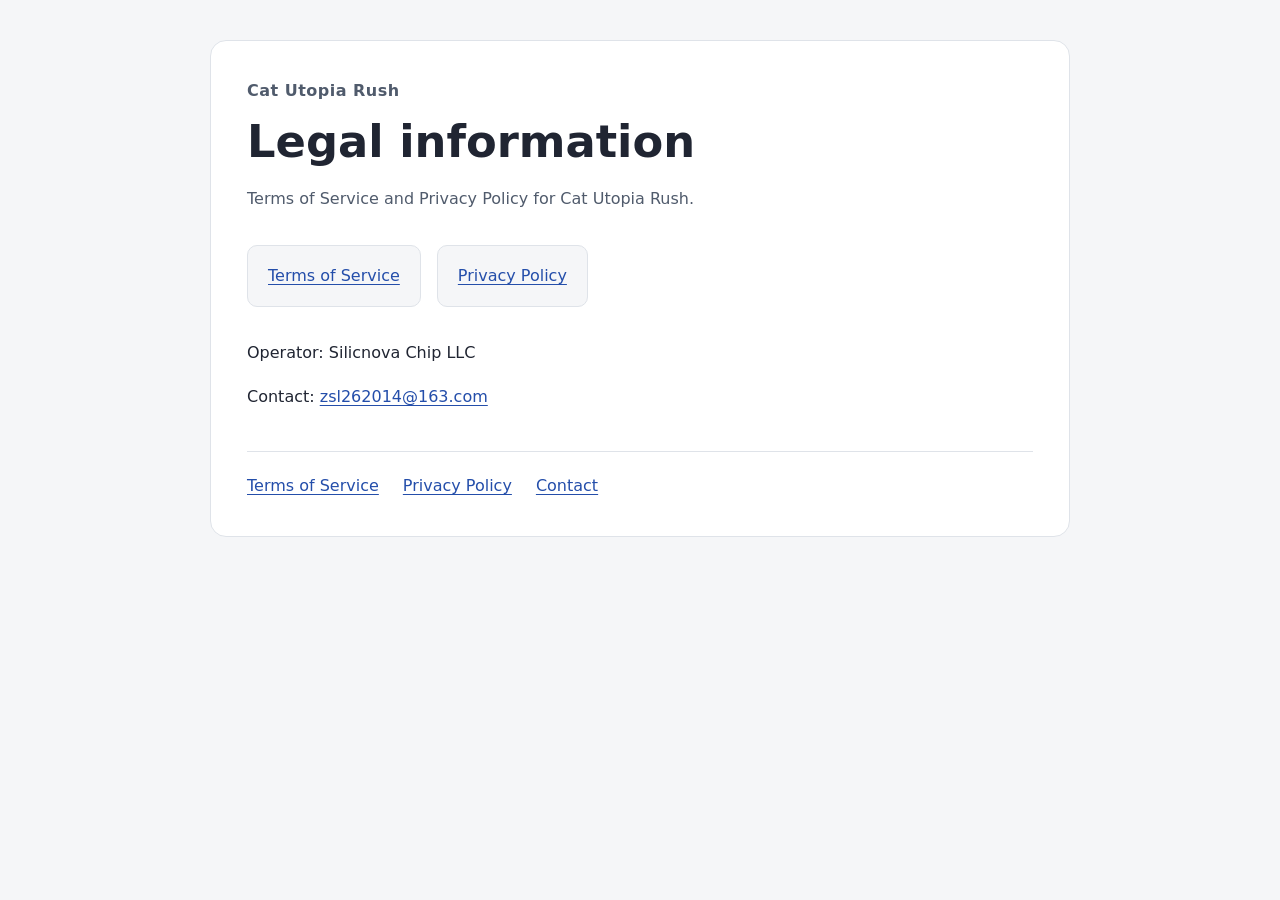
<file: index.html>
<!doctype html>
<html lang="en"><head><meta charset="utf-8"><meta name="viewport" content="width=device-width, initial-scale=1"><meta name="description" content="Legal pages for Cat Utopia Rush."><title>Legal · Cat Utopia Rush</title><link rel="stylesheet" href="assets/styles.css"></head>
<body><main class="shell"><header><p class="eyebrow">Cat Utopia Rush</p><h1>Legal information</h1><p class="lead">Terms of Service and Privacy Policy for Cat Utopia Rush.</p></header><nav class="pages" aria-label="Legal pages"><a href="terms/">Terms of Service</a><a href="privacy/">Privacy Policy</a></nav><p>Operator: Silicnova Chip LLC</p><p>Contact: <a href="mailto:zsl262014@163.com">zsl262014@163.com</a></p><footer><a href="terms/">Terms of Service</a><a href="privacy/">Privacy Policy</a><a href="mailto:zsl262014@163.com">Contact</a></footer></main></body></html>
</file>
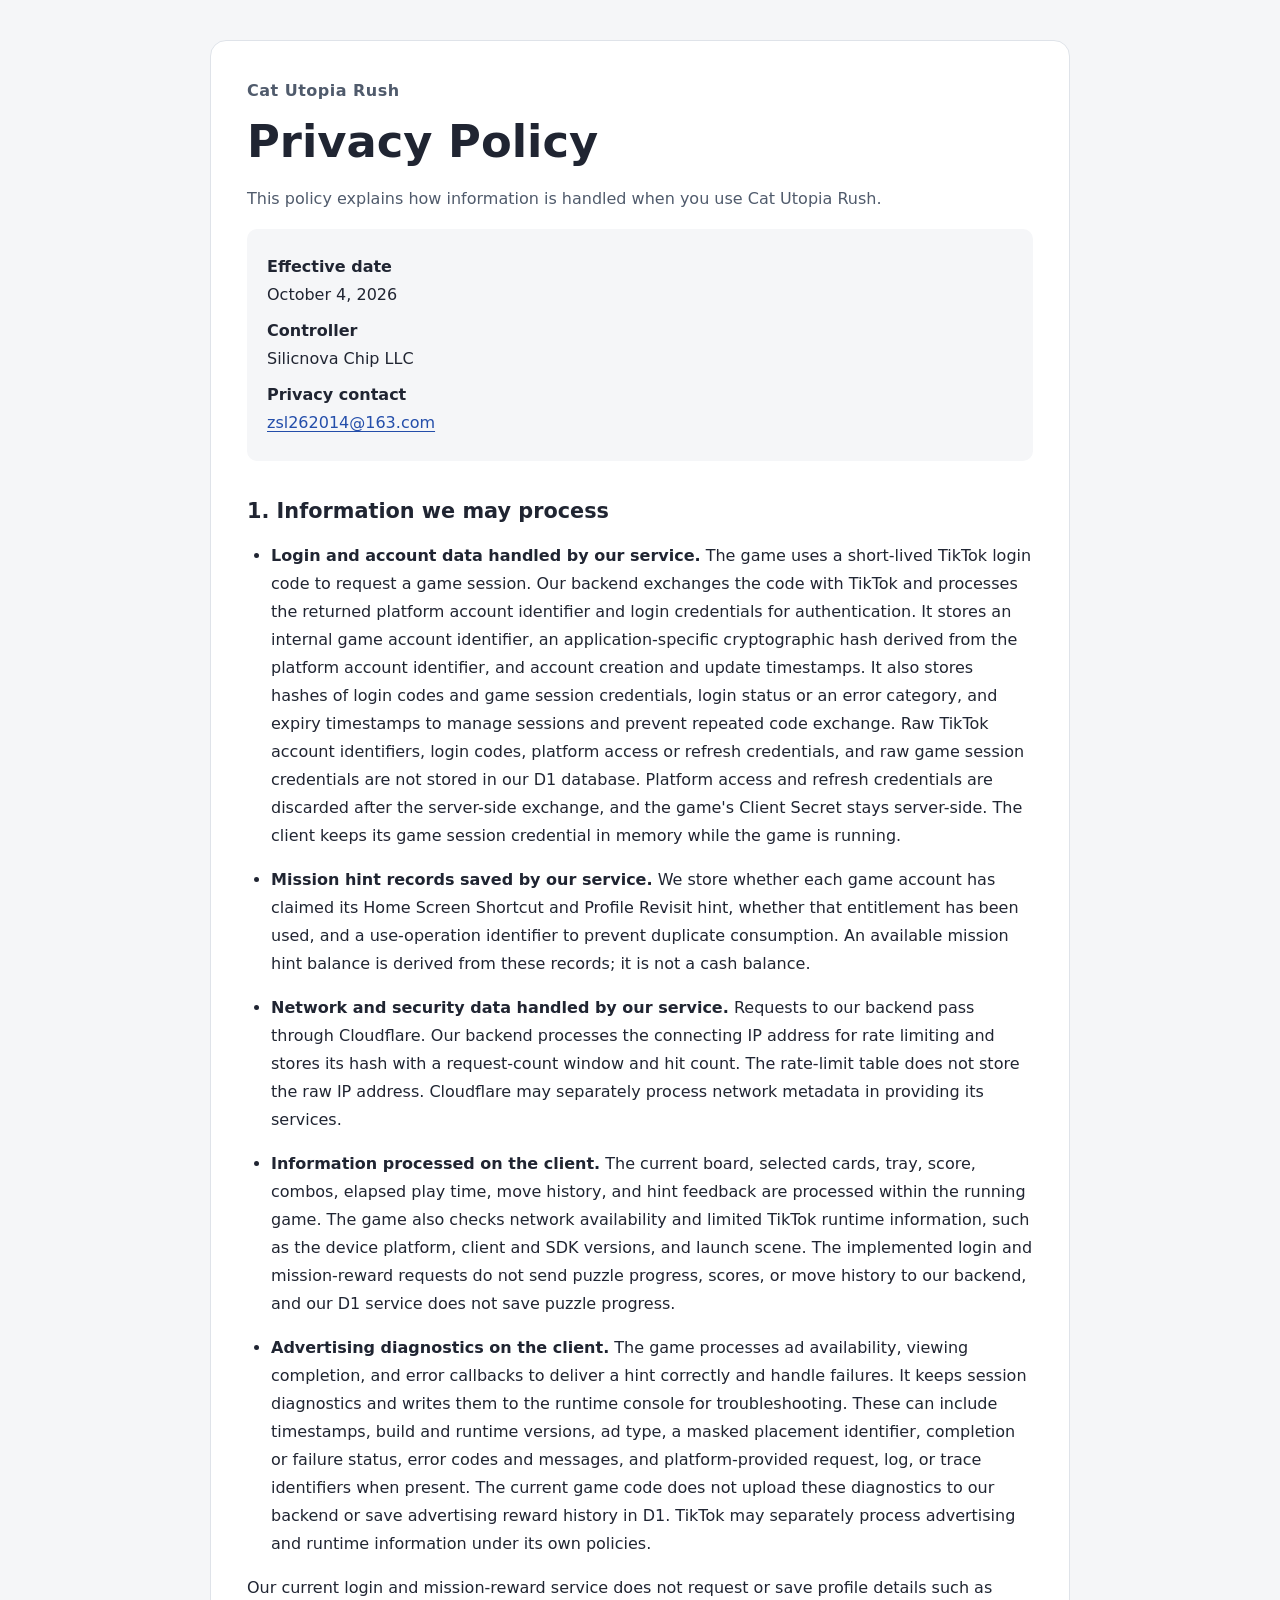
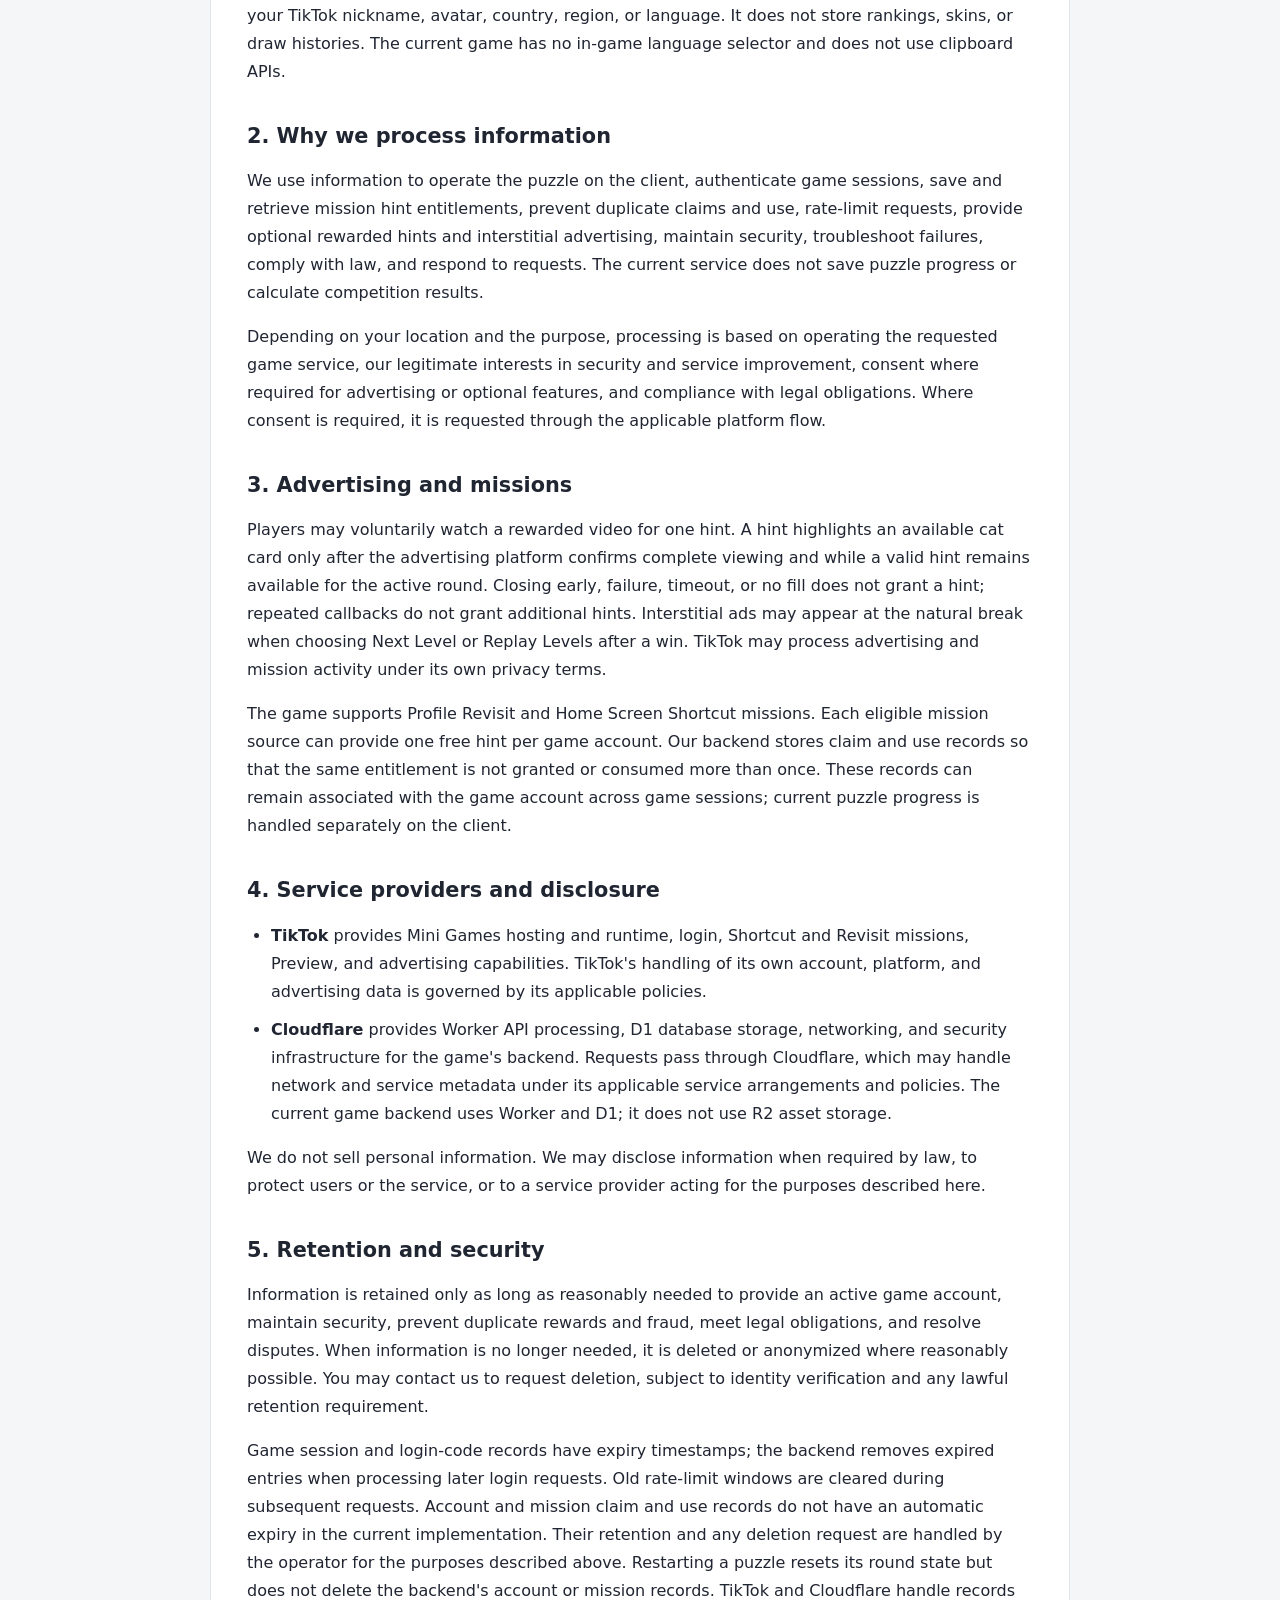
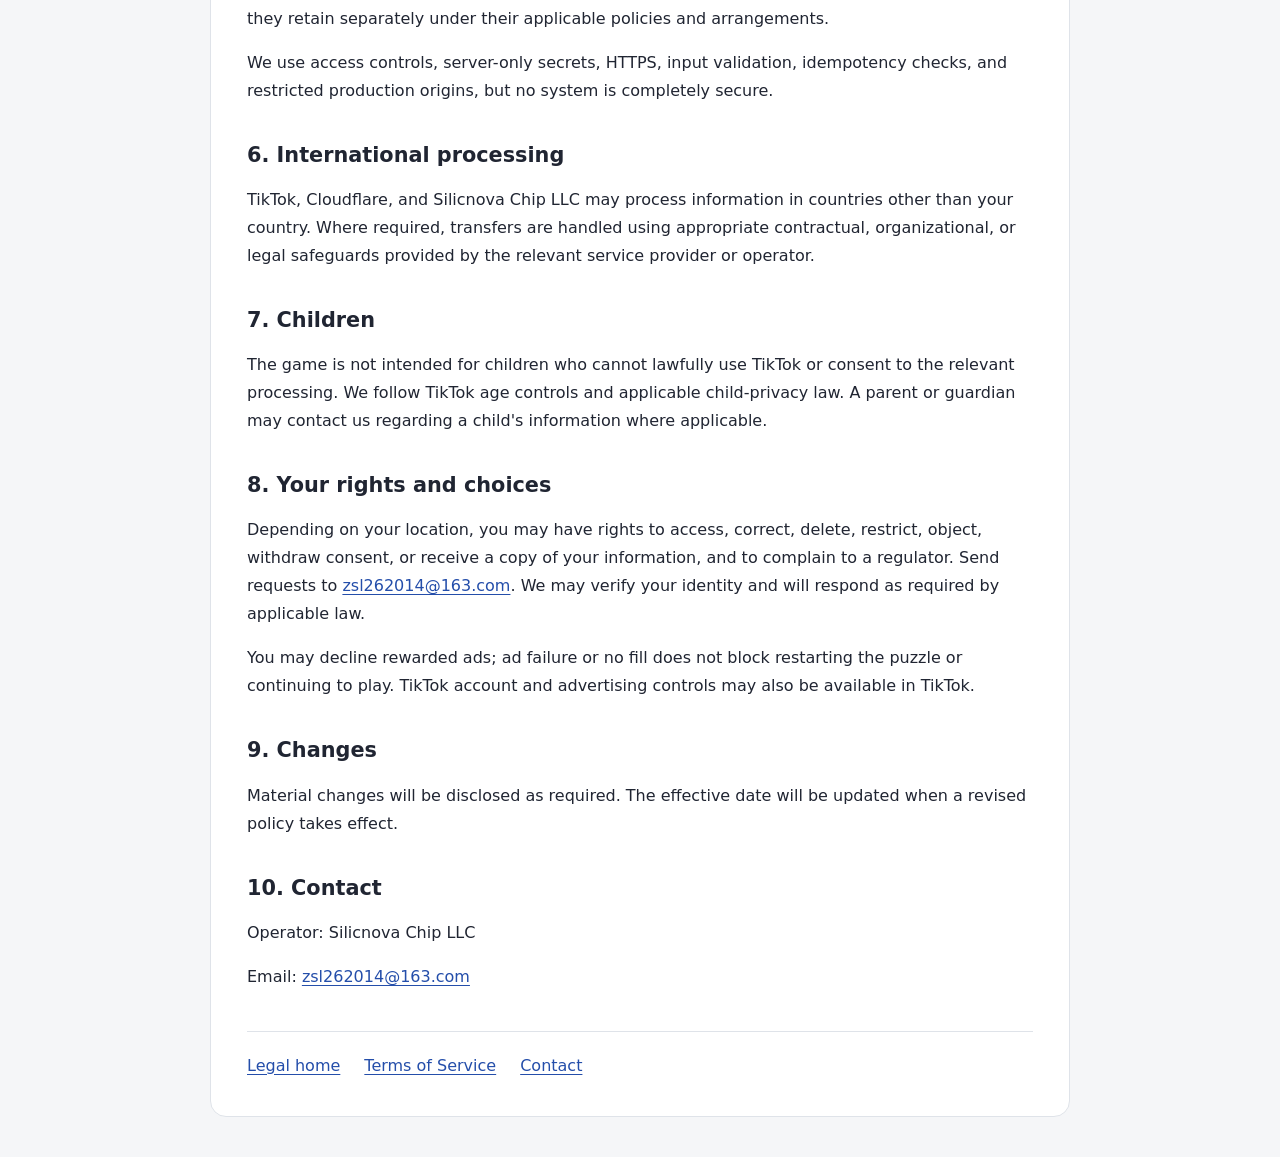
<file: privacy/index.html>
<!doctype html>
<html lang="en">
<head>
<meta charset="utf-8">
<meta name="viewport" content="width=device-width, initial-scale=1">
<meta name="description" content="Privacy Policy for Cat Utopia Rush.">
<title>Privacy Policy · Cat Utopia Rush</title>
<link rel="stylesheet" href="../assets/styles.css">
</head>
<body>
<main class="shell document">
<header>
<p class="eyebrow">Cat Utopia Rush</p>
<h1>Privacy Policy</h1>
<p class="lead">This policy explains how information is handled when you use Cat Utopia Rush.</p>
<dl class="meta">
<div><dt>Effective date</dt><dd>October 4, 2026</dd></div>
<div><dt>Controller</dt><dd>Silicnova Chip LLC</dd></div>
<div><dt>Privacy contact</dt><dd><a href="mailto:zsl262014@163.com">zsl262014@163.com</a></dd></div>
</dl>
</header>
<section>
<h2>1. Information we may process</h2>

<ul>
<li><strong>Login and account data handled by our service.</strong> The game uses a short-lived TikTok login code to request a game session. Our backend exchanges the code with TikTok and processes the returned platform account identifier and login credentials for authentication. It stores an internal game account identifier, an application-specific cryptographic hash derived from the platform account identifier, and account creation and update timestamps. It also stores hashes of login codes and game session credentials, login status or an error category, and expiry timestamps to manage sessions and prevent repeated code exchange. Raw TikTok account identifiers, login codes, platform access or refresh credentials, and raw game session credentials are not stored in our D1 database. Platform access and refresh credentials are discarded after the server-side exchange, and the game's Client Secret stays server-side. The client keeps its game session credential in memory while the game is running.</li>
</ul>

<ul>
<li><strong>Mission hint records saved by our service.</strong> We store whether each game account has claimed its Home Screen Shortcut and Profile Revisit hint, whether that entitlement has been used, and a use-operation identifier to prevent duplicate consumption. An available mission hint balance is derived from these records; it is not a cash balance.</li>
</ul>

<ul>
<li><strong>Network and security data handled by our service.</strong> Requests to our backend pass through Cloudflare. Our backend processes the connecting IP address for rate limiting and stores its hash with a request-count window and hit count. The rate-limit table does not store the raw IP address. Cloudflare may separately process network metadata in providing its services.</li>
</ul>

<ul>
<li><strong>Information processed on the client.</strong> The current board, selected cards, tray, score, combos, elapsed play time, move history, and hint feedback are processed within the running game. The game also checks network availability and limited TikTok runtime information, such as the device platform, client and SDK versions, and launch scene. The implemented login and mission-reward requests do not send puzzle progress, scores, or move history to our backend, and our D1 service does not save puzzle progress.</li>
</ul>

<ul>
<li><strong>Advertising diagnostics on the client.</strong> The game processes ad availability, viewing completion, and error callbacks to deliver a hint correctly and handle failures. It keeps session diagnostics and writes them to the runtime console for troubleshooting. These can include timestamps, build and runtime versions, ad type, a masked placement identifier, completion or failure status, error codes and messages, and platform-provided request, log, or trace identifiers when present. The current game code does not upload these diagnostics to our backend or save advertising reward history in D1. TikTok may separately process advertising and runtime information under its own policies.</li>
</ul>

<p>Our current login and mission-reward service does not request or save profile details such as your TikTok nickname, avatar, country, region, or language. It does not store rankings, skins, or draw histories. The current game has no in-game language selector and does not use clipboard APIs.</p>

<h2>2. Why we process information</h2>

<p>We use information to operate the puzzle on the client, authenticate game sessions, save and retrieve mission hint entitlements, prevent duplicate claims and use, rate-limit requests, provide optional rewarded hints and interstitial advertising, maintain security, troubleshoot failures, comply with law, and respond to requests. The current service does not save puzzle progress or calculate competition results.</p>

<p>Depending on your location and the purpose, processing is based on operating the requested game service, our legitimate interests in security and service improvement, consent where required for advertising or optional features, and compliance with legal obligations. Where consent is required, it is requested through the applicable platform flow.</p>

<h2>3. Advertising and missions</h2>

<p>Players may voluntarily watch a rewarded video for one hint. A hint highlights an available cat card only after the advertising platform confirms complete viewing and while a valid hint remains available for the active round. Closing early, failure, timeout, or no fill does not grant a hint; repeated callbacks do not grant additional hints. Interstitial ads may appear at the natural break when choosing Next Level or Replay Levels after a win. TikTok may process advertising and mission activity under its own privacy terms.</p>

<p>The game supports Profile Revisit and Home Screen Shortcut missions. Each eligible mission source can provide one free hint per game account. Our backend stores claim and use records so that the same entitlement is not granted or consumed more than once. These records can remain associated with the game account across game sessions; current puzzle progress is handled separately on the client.</p>

<h2>4. Service providers and disclosure</h2>

<ul>
<li><strong>TikTok</strong> provides Mini Games hosting and runtime, login, Shortcut and Revisit missions, Preview, and advertising capabilities. TikTok's handling of its own account, platform, and advertising data is governed by its applicable policies.</li>
<li><strong>Cloudflare</strong> provides Worker API processing, D1 database storage, networking, and security infrastructure for the game's backend. Requests pass through Cloudflare, which may handle network and service metadata under its applicable service arrangements and policies. The current game backend uses Worker and D1; it does not use R2 asset storage.</li>
</ul>

<p>We do not sell personal information. We may disclose information when required by law, to protect users or the service, or to a service provider acting for the purposes described here.</p>

<h2>5. Retention and security</h2>

<p>Information is retained only as long as reasonably needed to provide an active game account, maintain security, prevent duplicate rewards and fraud, meet legal obligations, and resolve disputes. When information is no longer needed, it is deleted or anonymized where reasonably possible. You may contact us to request deletion, subject to identity verification and any lawful retention requirement.</p>

<p>Game session and login-code records have expiry timestamps; the backend removes expired entries when processing later login requests. Old rate-limit windows are cleared during subsequent requests. Account and mission claim and use records do not have an automatic expiry in the current implementation. Their retention and any deletion request are handled by the operator for the purposes described above. Restarting a puzzle resets its round state but does not delete the backend's account or mission records. TikTok and Cloudflare handle records they retain separately under their applicable policies and arrangements.</p>

<p>We use access controls, server-only secrets, HTTPS, input validation, idempotency checks, and restricted production origins, but no system is completely secure.</p>

<h2>6. International processing</h2>

<p>TikTok, Cloudflare, and Silicnova Chip LLC may process information in countries other than your country. Where required, transfers are handled using appropriate contractual, organizational, or legal safeguards provided by the relevant service provider or operator.</p>

<h2>7. Children</h2>

<p>The game is not intended for children who cannot lawfully use TikTok or consent to the relevant processing. We follow TikTok age controls and applicable child-privacy law. A parent or guardian may contact us regarding a child's information where applicable.</p>

<h2>8. Your rights and choices</h2>

<p>Depending on your location, you may have rights to access, correct, delete, restrict, object, withdraw consent, or receive a copy of your information, and to complain to a regulator. Send requests to <a href="mailto:zsl262014@163.com">zsl262014@163.com</a>. We may verify your identity and will respond as required by applicable law.</p>

<p>You may decline rewarded ads; ad failure or no fill does not block restarting the puzzle or continuing to play. TikTok account and advertising controls may also be available in TikTok.</p>

<h2>9. Changes</h2>

<p>Material changes will be disclosed as required. The effective date will be updated when a revised policy takes effect.</p>

<h2>10. Contact</h2>

<p>Operator: Silicnova Chip LLC</p>

<p>Email: <a href="mailto:zsl262014@163.com">zsl262014@163.com</a></p>
</section>
<footer><a href="../">Legal home</a><a href="../terms/">Terms of Service</a><a href="mailto:zsl262014@163.com">Contact</a></footer>
</main>
</body>
</html>
</file>
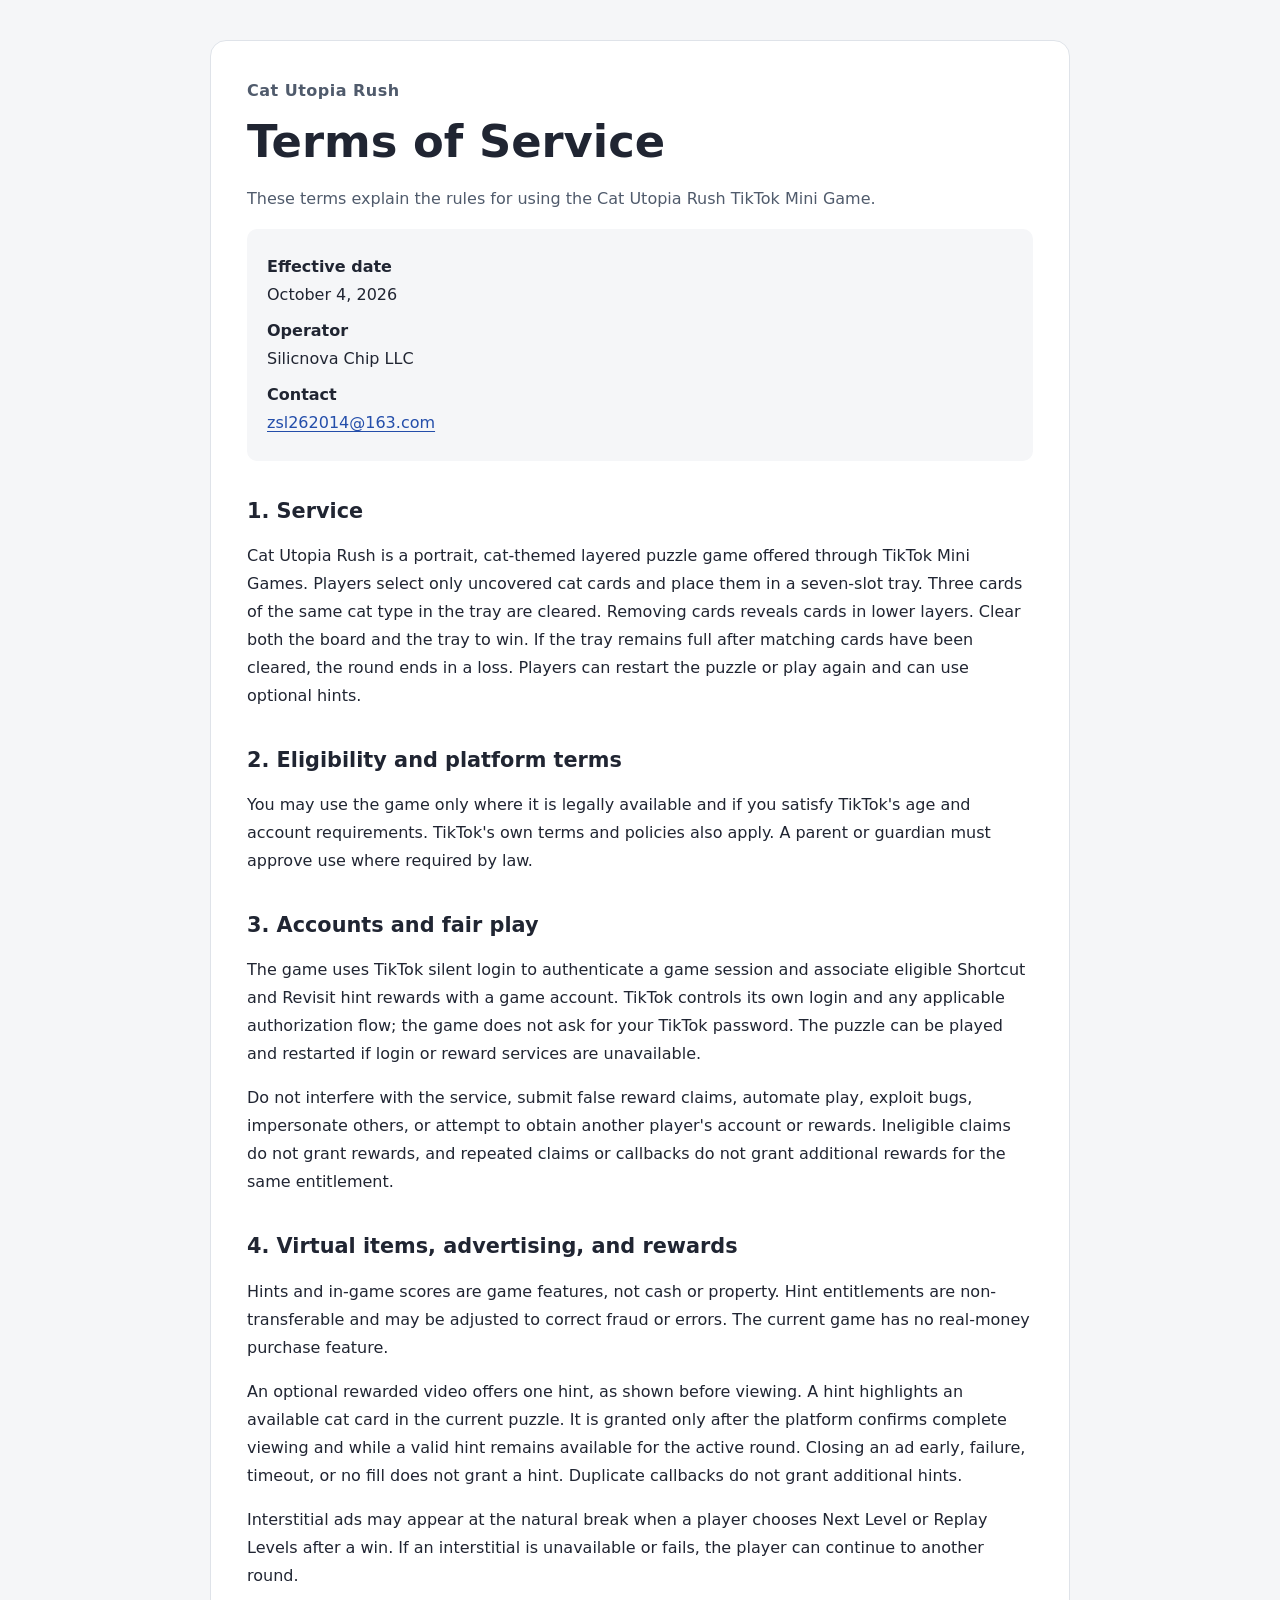
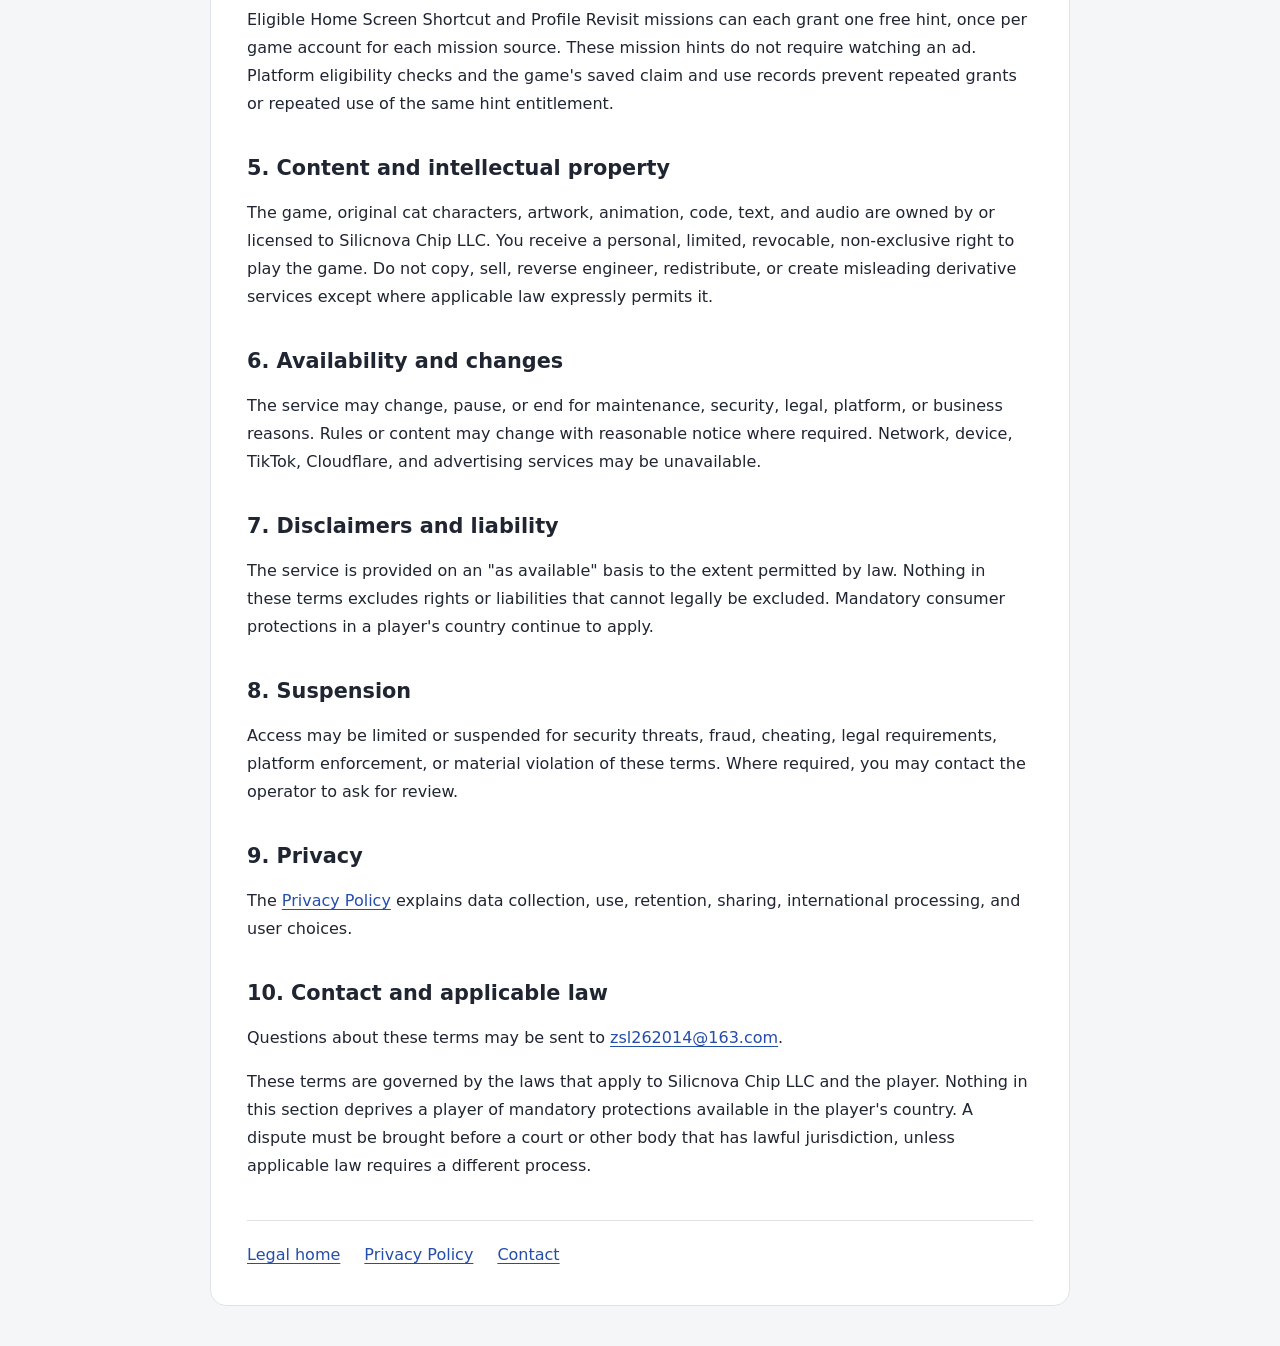
<file: terms/index.html>
<!doctype html>
<html lang="en">
<head>
<meta charset="utf-8">
<meta name="viewport" content="width=device-width, initial-scale=1">
<meta name="description" content="Terms of Service for Cat Utopia Rush.">
<title>Terms of Service · Cat Utopia Rush</title>
<link rel="stylesheet" href="../assets/styles.css">
</head>
<body>
<main class="shell document">
<header>
<p class="eyebrow">Cat Utopia Rush</p>
<h1>Terms of Service</h1>
<p class="lead">These terms explain the rules for using the Cat Utopia Rush TikTok Mini Game.</p>
<dl class="meta">
<div><dt>Effective date</dt><dd>October 4, 2026</dd></div>
<div><dt>Operator</dt><dd>Silicnova Chip LLC</dd></div>
<div><dt>Contact</dt><dd><a href="mailto:zsl262014@163.com">zsl262014@163.com</a></dd></div>
</dl>
</header>
<section>
<h2>1. Service</h2>

<p>Cat Utopia Rush is a portrait, cat-themed layered puzzle game offered through TikTok Mini Games. Players select only uncovered cat cards and place them in a seven-slot tray. Three cards of the same cat type in the tray are cleared. Removing cards reveals cards in lower layers. Clear both the board and the tray to win. If the tray remains full after matching cards have been cleared, the round ends in a loss. Players can restart the puzzle or play again and can use optional hints.</p>

<h2>2. Eligibility and platform terms</h2>

<p>You may use the game only where it is legally available and if you satisfy TikTok's age and account requirements. TikTok's own terms and policies also apply. A parent or guardian must approve use where required by law.</p>

<h2>3. Accounts and fair play</h2>

<p>The game uses TikTok silent login to authenticate a game session and associate eligible Shortcut and Revisit hint rewards with a game account. TikTok controls its own login and any applicable authorization flow; the game does not ask for your TikTok password. The puzzle can be played and restarted if login or reward services are unavailable.</p>

<p>Do not interfere with the service, submit false reward claims, automate play, exploit bugs, impersonate others, or attempt to obtain another player's account or rewards. Ineligible claims do not grant rewards, and repeated claims or callbacks do not grant additional rewards for the same entitlement.</p>

<h2>4. Virtual items, advertising, and rewards</h2>

<p>Hints and in-game scores are game features, not cash or property. Hint entitlements are non-transferable and may be adjusted to correct fraud or errors. The current game has no real-money purchase feature.</p>

<p>An optional rewarded video offers one hint, as shown before viewing. A hint highlights an available cat card in the current puzzle. It is granted only after the platform confirms complete viewing and while a valid hint remains available for the active round. Closing an ad early, failure, timeout, or no fill does not grant a hint. Duplicate callbacks do not grant additional hints.</p>

<p>Interstitial ads may appear at the natural break when a player chooses Next Level or Replay Levels after a win. If an interstitial is unavailable or fails, the player can continue to another round.</p>

<p>Eligible Home Screen Shortcut and Profile Revisit missions can each grant one free hint, once per game account for each mission source. These mission hints do not require watching an ad. Platform eligibility checks and the game's saved claim and use records prevent repeated grants or repeated use of the same hint entitlement.</p>

<h2>5. Content and intellectual property</h2>

<p>The game, original cat characters, artwork, animation, code, text, and audio are owned by or licensed to Silicnova Chip LLC. You receive a personal, limited, revocable, non-exclusive right to play the game. Do not copy, sell, reverse engineer, redistribute, or create misleading derivative services except where applicable law expressly permits it.</p>

<h2>6. Availability and changes</h2>

<p>The service may change, pause, or end for maintenance, security, legal, platform, or business reasons. Rules or content may change with reasonable notice where required. Network, device, TikTok, Cloudflare, and advertising services may be unavailable.</p>

<h2>7. Disclaimers and liability</h2>

<p>The service is provided on an "as available" basis to the extent permitted by law. Nothing in these terms excludes rights or liabilities that cannot legally be excluded. Mandatory consumer protections in a player's country continue to apply.</p>

<h2>8. Suspension</h2>

<p>Access may be limited or suspended for security threats, fraud, cheating, legal requirements, platform enforcement, or material violation of these terms. Where required, you may contact the operator to ask for review.</p>

<h2>9. Privacy</h2>

<p>The <a href="../privacy/">Privacy Policy</a> explains data collection, use, retention, sharing, international processing, and user choices.</p>

<h2>10. Contact and applicable law</h2>

<p>Questions about these terms may be sent to <a href="mailto:zsl262014@163.com">zsl262014@163.com</a>.</p>

<p>These terms are governed by the laws that apply to Silicnova Chip LLC and the player. Nothing in this section deprives a player of mandatory protections available in the player's country. A dispute must be brought before a court or other body that has lawful jurisdiction, unless applicable law requires a different process.</p>
</section>
<footer><a href="../">Legal home</a><a href="../privacy/">Privacy Policy</a><a href="mailto:zsl262014@163.com">Contact</a></footer>
</main>
</body>
</html>
</file>
<file: assets/styles.css>
*{box-sizing:border-box}html{color-scheme:light}body{margin:0;background:#f5f6f8;color:#202532;font:1rem/1.75 system-ui,-apple-system,BlinkMacSystemFont,"Segoe UI",sans-serif}.shell{max-width:860px;margin:2.5rem auto;padding:2.25rem;background:#fff;border:1px solid #dfe3e9;border-radius:16px}.eyebrow{margin:0;color:#505b6c;font-weight:650;letter-spacing:.03em}h1{font-size:clamp(1.9rem,6vw,2.8rem);line-height:1.2;margin:.65rem 0 1rem}h2{font-size:1.3rem;line-height:1.4;margin:2.25rem 0 .75rem}.lead{color:#505b6c}.meta{padding:1rem 1.25rem;background:#f5f6f8;border-radius:10px}.meta div{margin:.5rem 0}.meta dt{font-weight:650}.meta dd{margin:0}p,li,dd{overflow-wrap:anywhere}li{margin:.65rem 0}ul{padding-left:1.5rem}a{color:#244eaa;text-underline-offset:3px}a:focus-visible{outline:3px solid #244eaa;outline-offset:4px}footer{display:flex;flex-wrap:wrap;gap:.75rem 1.5rem;border-top:1px solid #dfe3e9;margin-top:2.5rem;padding-top:1.25rem}.pages{display:flex;flex-wrap:wrap;gap:1rem;margin:2rem 0}.pages a{display:block;padding:1rem 1.25rem;background:#f5f6f8;border:1px solid #dfe3e9;border-radius:10px}@media(max-width:600px){.shell{margin:0;padding:1.5rem 1.1rem;min-height:100vh;border:0;border-radius:0}.meta{padding:.9rem}h2{margin-top:1.75rem}footer{padding-bottom:1rem}}
</file>
